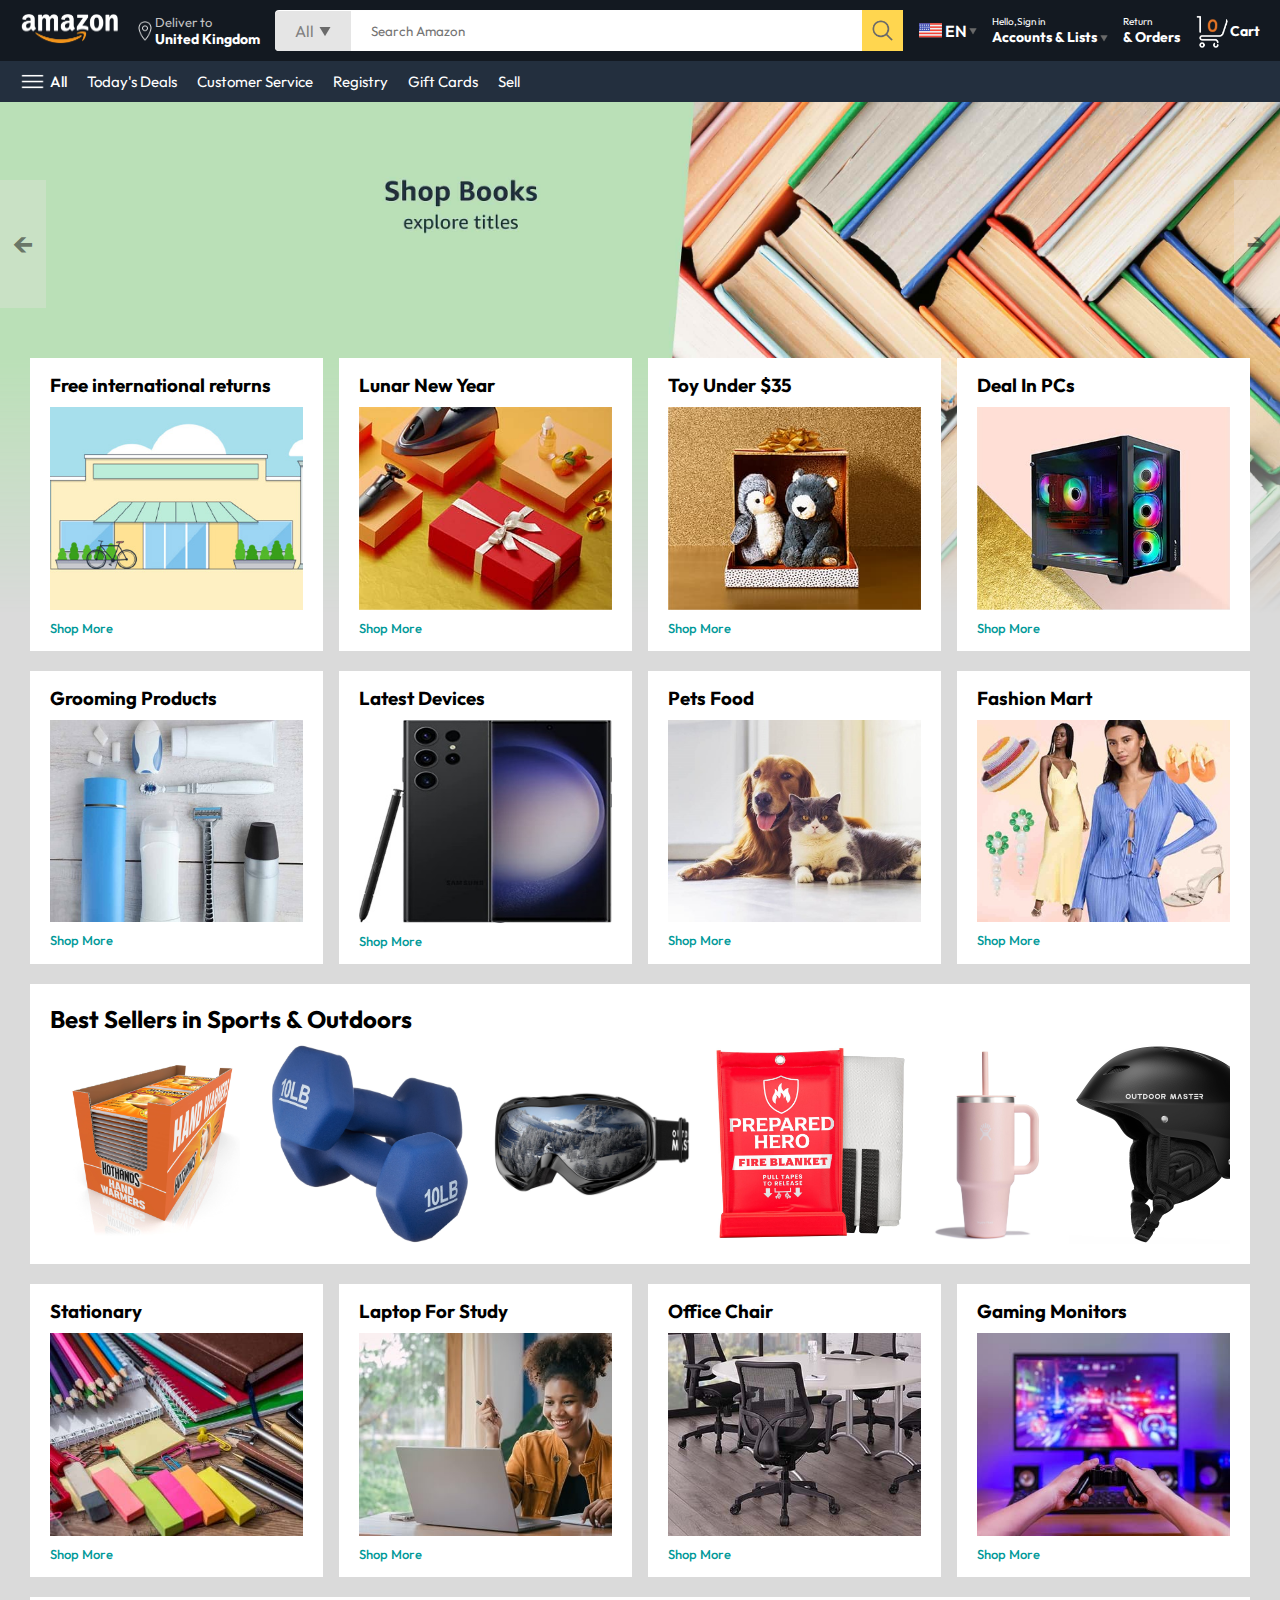
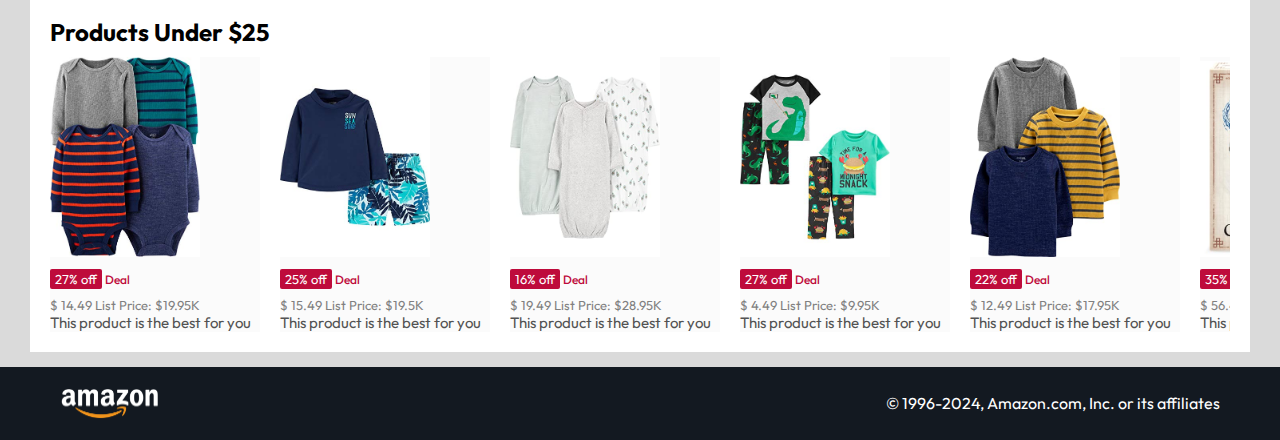
<file: Amazon Clone/index.html>
<!DOCTYPE html>
<html lang="en">
<head>
    <link rel="stylesheet" href="/Amazon Clone/style.css">
    <meta charset="UTF-8">
    <meta name="viewport" content="width=device-width, initial-scale=1.0">
    <title>Amazon Clone</title>
</head>
<body>
    <nav>
        <a href="/">
            <img src="/Amazon Clone/assets/amazon_logo.png" width="100px">
        </a>
        <div class="nav-country">
            <img src="/Amazon Clone/assets/location_icon.png" height="20px">
            <div>
                <p>Deliver to</p>
                <h1>United Kingdom</h1>
            </div>
        </div>
        <div class="nav-search">
            <div class="nav-search-category">
                <p>All</p>
                <img src="/Amazon Clone/assets/dropdown_icon.png" height="12" alt="">
            </div>
            <input type="text" class="nav-search-input" placeholder="Search Amazon">
            <img src="/Amazon Clone/assets/search_icon.png" class="nav_search-icon">
        </div>
        <div class="nav-language">
            <img src="/Amazon Clone/assets/us_flag.png" width="25px" alt="">
            <p>EN</p>
            <img src="/Amazon Clone/assets/dropdown_icon.png" width="8px" alt="">
        </div>
        <div class="nav-text">
            <p>Hello,Sign in</p>
            <h1>Accounts & Lists <img src="/Amazon Clone/assets/dropdown_icon.png" width="8px"></h1>
        </div> 
        <div class="nav-text">
            <p>Return</p>
            <h1>& Orders</h1>
        </div> 
        <a href="" class="nav-cart">
            <img src="/Amazon Clone/assets/cart_icon.png" width="35px">
            <h4>Cart</h4>
        </a>
    </nav>

    <div class="nav-bottom">
        <div>
            <img src="/Amazon Clone/assets/menu_icon.png" width="25px">
            <p>All</p>
        </div>
        <p>Today's Deals</p>
        <p>Customer Service</p>
        <p>Registry</p>
        <p>Gift Cards</p>
        <p>Sell</p>
    </div>

    <div class="header-slider">
        <a href="#" class="control-prev">&#8592;</a>
        <a href="#" class="control-next">&#8594;</a>
        <ul>
            <img src="/Amazon Clone/assets/header1.jpg" class="header-img">
            <img src="/Amazon Clone/assets/header2.jpg" class="header-img">
            <img src="/Amazon Clone/assets/header3.jpg" class="header-img">
            <img src="/Amazon Clone/assets/header4.jpg" class="header-img">
            <img src="/Amazon Clone/assets/header5.jpg" class="header-img">
            <img src="/Amazon Clone/assets/header6.jpg" class="header-img">
        </ul>
    </div>

    <div class="box-row header-box">
        <div class="box-col">
            <h3>Free international returns</h3>
            <img src="/Amazon Clone/assets/box1-1.jpg" alt="">
            <a href="/">Shop More </a>
        </div>
        <div class="box-col">
            <h3>Lunar New Year</h3>
            <img src="/Amazon Clone/assets/box1-2.jpg" alt="">
            <a href="/">Shop More </a>
        </div>
        <div class="box-col">
            <h3>Toy Under $35</h3>
            <img src="/Amazon Clone/assets/box1-3.jpg" alt="">
            <a href="/">Shop More </a>
        </div>
        <div class="box-col">
            <h3>Deal In PCs</h3>
            <img src="/Amazon Clone/assets/box1-4.jpg" alt="">
            <a href="/">Shop More </a>
        </div>
    </div>

    <div class="box-row">
        <div class="box-col">
            <h3>Grooming Products</h3>
            <img src="/Amazon Clone/assets/box2-1.jpg" alt="">
            <a href="/">Shop More </a>
        </div>
        <div class="box-col">
            <h3>Latest Devices</h3>
            <img src="/Amazon Clone/assets/box2-2.jpg" alt="">
            <a href="/">Shop More </a>
        </div>
        <div class="box-col">
            <h3>Pets Food</h3>
            <img src="/Amazon Clone/assets/box2-3.jpg" alt="">
            <a href="/">Shop More </a>
        </div>
        <div class="box-col">
            <h3>Fashion Mart</h3>
            <img src="/Amazon Clone/assets/box2-4.jpg" alt="">
            <a href="/">Shop More </a>
        </div>
    </div>

    <div class="product-slider">
        <h2>Best Sellers in Sports & Outdoors</h2>
        <div class="products">
            <img src="/Amazon Clone/assets/product1-1.jpg">
            <img src="/Amazon Clone/assets/product1-2.jpg">
            <img src="/Amazon Clone/assets/product1-3.jpg">
            <img src="/Amazon Clone/assets/product1-4.jpg">
            <img src="/Amazon Clone/assets/product1-5.jpg">
            <img src="/Amazon Clone/assets/product1-6.jpg">
            <img src="/Amazon Clone/assets/product1-7.jpg">
            <img src="/Amazon Clone/assets/product1-8.jpg">
            <img src="/Amazon Clone/assets/product1-9.jpg">
            <img src="/Amazon Clone/assets/product1-10.jpg">
        </div>
    </div>

    <div class="box-row">
        <div class="box-col">
            <h3>Stationary</h3>
            <img src="/Amazon Clone/assets/box3-1.jpg" alt="">
            <a href="/">Shop More </a>
        </div>
        <div class="box-col">
            <h3>Laptop For Study</h3>
            <img src="/Amazon Clone/assets/box3-2.jpg" alt="">
            <a href="/">Shop More </a>
        </div>
        <div class="box-col">
            <h3>Office Chair</h3>
            <img src="/Amazon Clone/assets/box3-3.jpg" alt="">
            <a href="/">Shop More </a>
        </div>
        <div class="box-col">
            <h3>Gaming Monitors</h3>
            <img src="/Amazon Clone/assets/box3-4.jpg" alt="">
            <a href="/">Shop More </a>
        </div>
    </div>

    <div class="product-slider-with-slide">
        <h2>Products Under $25</h2>
        <div class="products">
            <div class="product-card">
                <div class="product-img-container">
                    <img src="/Amazon Clone/assets/product2-1.jpg">
                </div>
                <div class="product-offer">
                    <p>27% off</p> <span>Deal</span>
                </div>
                <p class="product-price">$ <span>14.49</span> List Price: $19.95K</p>
                <h4>This product is the best for you</h4>
            </div>
            <div class="product-card">
                <div class="product-img-container">
                    <img src="/Amazon Clone/assets/product2-2.jpg">
                </div>
                <div class="product-offer">
                    <p>25% off</p> <span>Deal</span>
                </div>
                <p class="product-price">$ <span>15.49</span> List Price: $19.5K</p>
                <h4>This product is the best for you</h4>
            </div>
            <div class="product-card">
                <div class="product-img-container">
                    <img src="/Amazon Clone/assets/product2-3.jpg">
                </div>
                <div class="product-offer">
                    <p>16% off</p> <span>Deal</span>
                </div>
                <p class="product-price">$ <span>19.49</span> List Price: $28.95K</p>
                <h4>This product is the best for you</h4>
            </div>
            <div class="product-card">
                <div class="product-img-container">
                    <img src="/Amazon Clone/assets/product2-4.jpg">
                </div>
                <div class="product-offer">
                    <p>27% off</p> <span>Deal</span>
                </div>
                <p class="product-price">$ <span>4.49</span> List Price: $9.95K</p>
                <h4>This product is the best for you</h4>
            </div>
            <div class="product-card">
                <div class="product-img-container">
                    <img src="/Amazon Clone/assets/product2-5.jpg">
                </div>
                <div class="product-offer">
                    <p>22% off</p> <span>Deal</span>
                </div>
                <p class="product-price">$ <span>12.49</span> List Price: $17.95K</p>
                <h4>This product is the best for you</h4>
            </div>
            <div class="product-card">
                <div class="product-img-container">
                    <img src="/Amazon Clone/assets/product2-6.jpg">
                </div>
                <div class="product-offer">
                    <p>35% off</p> <span>Deal</span>
                </div>
                <p class="product-price">$ <span>56.49</span> List Price: $78.95K</p>
                <h4>This product is the best for you</h4>
            </div>
            <div class="product-card">
                <div class="product-img-container">
                    <img src="/Amazon Clone/assets/product2-7.jpg">
                </div>
                <div class="product-offer">
                    <p>12% off</p> <span>Deal</span>
                </div>
                <p class="product-price">$ <span>4.49</span> List Price: $19.95K</p>
                <h4>This product is the best for you</h4>
            </div>
            <div class="product-card">
                <div class="product-img-container">
                    <img src="/Amazon Clone/assets/product2-8.jpg">
                </div>
                <div class="product-offer">
                    <p>30% off</p> <span>Deal</span>
                </div>
                <p class="product-price">$ <span>34.49</span> List Price: $56.95K</p>
                <h4>This product is the best for you</h4>
            </div>
            <div class="product-card">
                <div class="product-img-container">
                    <img src="/Amazon Clone/assets/product2-9.jpg">
                </div>
                <div class="product-offer">
                    <p>45% off</p> <span>Deal</span>
                </div>
                <p class="product-price">$ <span>18.49</span> List Price: $25.95K</p>
                <h4>This product is the best for you</h4>
            </div>
            <div class="product-card">
                <div class="product-img-container">
                    <img src="/Amazon Clone/assets/product2-10.jpg">
                </div>
                <div class="product-offer">
                    <p>26% off</p> <span>Deal</span>
                </div>
                <p class="product-price">$ <span>15.49</span> List Price: $20.95K</p>
                <h4>This product is the best for you</h4>
            </div>
        </div>
    </div>
    <footer>
        <img src="/Amazon Clone/assets/amazon_logo.png" width="100">
        <p> © 1996-2024, Amazon.com, Inc. or its affiliates</p>
    </footer>
    <script src="/Amazon Clone/script.js"></script>
</body>
</html>
</file>
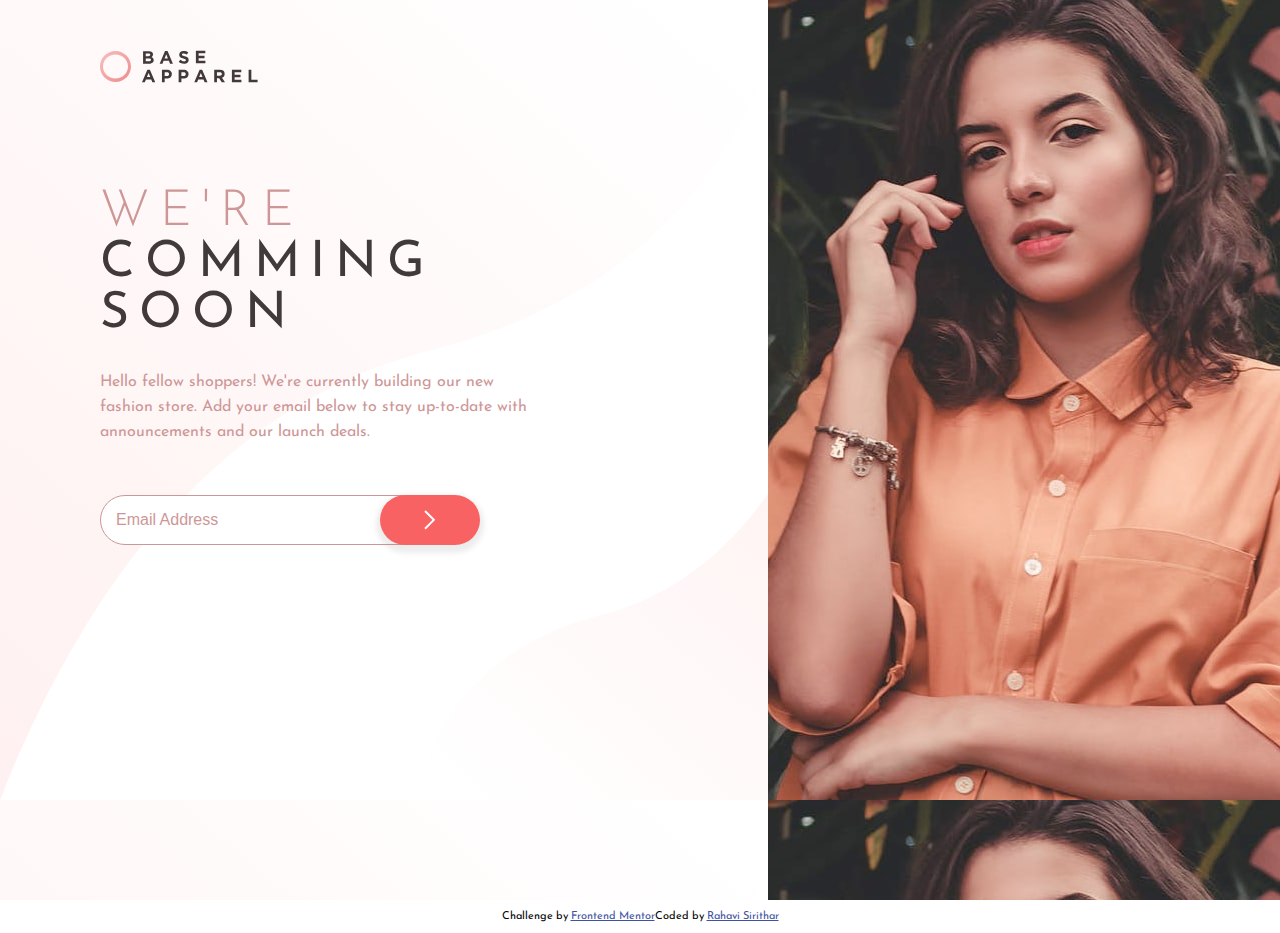
<file: base-apparel-coming-soon-master/index.html>
<!DOCTYPE html>
<html lang="en">
<head>
    <meta charset="UTF-8">
    <meta name="viewport" content="width=device-width, initial-scale=1.0"> 
    <link rel="icon" type="image/png" sizes="32x32" href="./images/favicon-32x32.png">
    <title>Frontend Mentor | Base Apparel coming soon page</title>
    <link rel="stylesheet" href="/base-apparel-coming-soon-master/Style.css">
</head>
<body>
  <div class="wrapper">
    <div class="container">

      <div class="container-content">

        <div class="logo">
          <img src="/base-apparel-coming-soon-master/images/logo.svg">
        </div>
        <div class="coming-soon">
          <p><span class="we-are">WE'RE</span> <br> COMMING <br>SOON</p>
        </div>
        <div class="welcome-msg">
          <p>Hello fellow shoppers! We're currently building our new <br> fashion store. 
          Add your email below to stay up-to-date with <br> announcements and our launch deals.</p>
        </div>
        <div class="form">
          <input type="email" required placeholder="Email Address">
          <div class="img">
            <img src="/base-apparel-coming-soon-master/images/icon-arrow.svg">
          </div>
        </div>

      </div>
      
      <div class="container-backround">
        <!-- <img src="/base-apparel-coming-soon-master/images/hero-desktop.jpg"> -->
      </div>

    </div>
  </div>
  
  <footer>
    <p class="attribution">
      Challenge by <a href="https://www.frontendmentor.io?ref=challenge" target="_blank">Frontend Mentor</a>Coded by <a href="#">Rahavi Sirithar</a>
    </p>
  </footer>
</body>
</html>
</file>
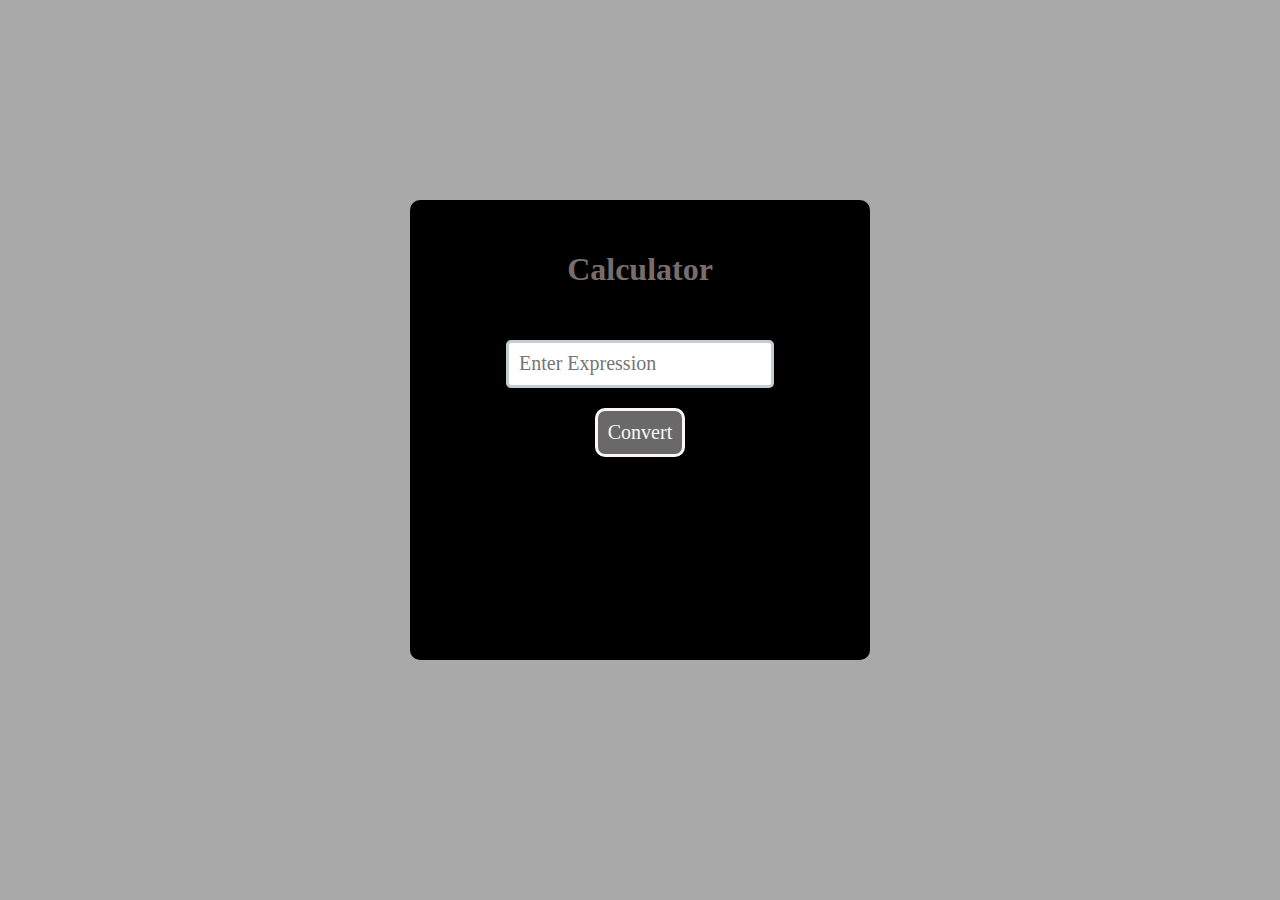
<file: Calculator/index.html>
<!DOCTYPE html>
<html lang="en">
<head>
    <link rel="stylesheet" href="/Calculator/style.css">
    <meta charset="UTF-8">
    <meta name="viewport" content="width=device-width, initial-scale=1.0">
    <title>Calculator</title>
</head>
<body>
    <div class="wrapper">
        <h1>Calculator</h1>
        <div class="inputdiv"><input type="text" id="input" placeholder="Enter Expression"></div>
        <div><button type="submit">Convert</button></div>
    </div>
    <script src="/Calculator/script.js">

    </script>
</body>
</html>
</file>
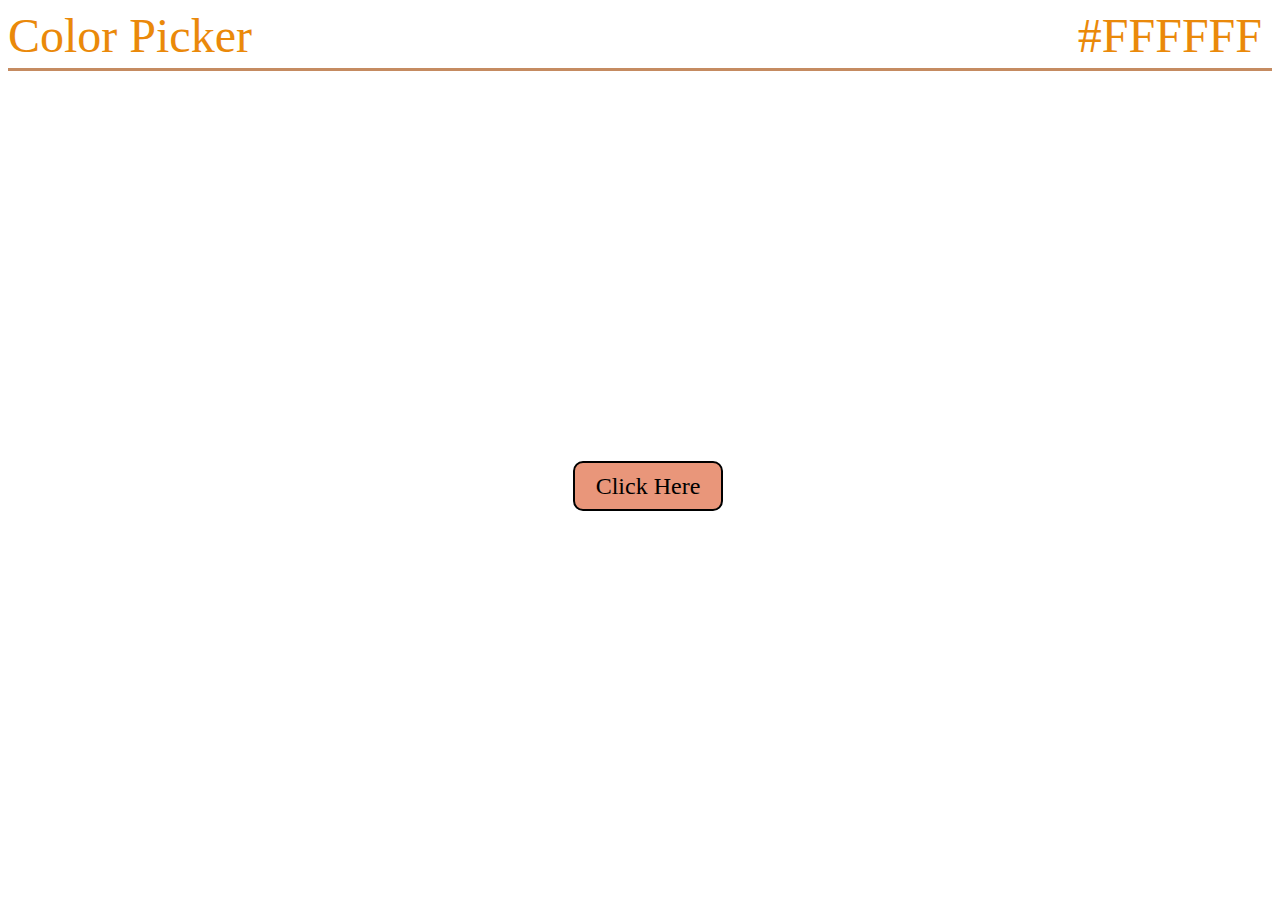
<file: ColorPicker/index.html>
<!DOCTYPE html>
<html lang="en">
<head>
    <link rel="stylesheet" href="/ColorPicker/style.css">
    <meta charset="UTF-8">
    <meta name="viewport" content="width=device-width, initial-scale=1.0">
    <title>Color Picker</title>
</head>
<body>
    <div id="picker"> Color Picker
        <span id="value">#FFFFFF</span>
    </div>
    <div class="container">
        <div class="wrapper">
            <button id="click">Click Here</button>
        </div>
    </div>
    <script src="/ColorPicker/script.js"></script>
</body>
</html>
</file>
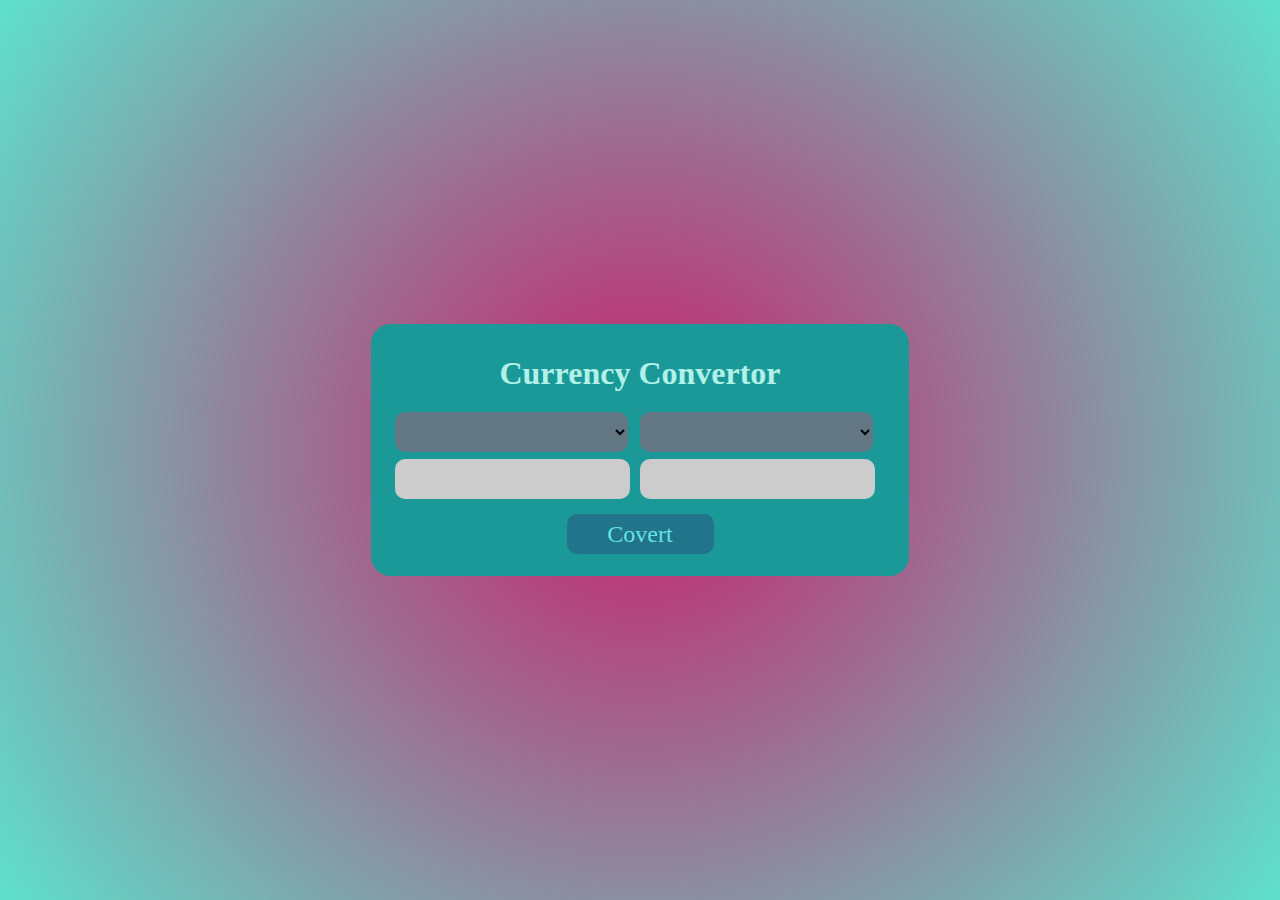
<file: CurrecyConvertor/index.html>
<!DOCTYPE html>
<html lang="en">
<head>
    <link rel="stylesheet" href="/CurrecyConvertor/style.css">
    <meta charset="UTF-8">
    <meta name="viewport" content="width=device-width, initial-scale=1.0">
    <title>Currency Convertor</title>
</head>
<body>
    <div class="container">
        <h1>Currency Convertor</h1>
        <div class="box">
            <div class="leftbox">
                <select name="currency" id="currency">

                </select>
                <input type="number" id="input">
            </div>
            <div class="rightbox">
                <select name="currency" id="currency">

                </select>
                <input type="number" id="result">
            </div>
        </div>
        <div class="btn">
            <button id = "btn" type="button">Covert</button>
        </div>
    </div> 
    <script src="/CurrecyConvertor/script.js"></script>
</body>
</html>
</file>
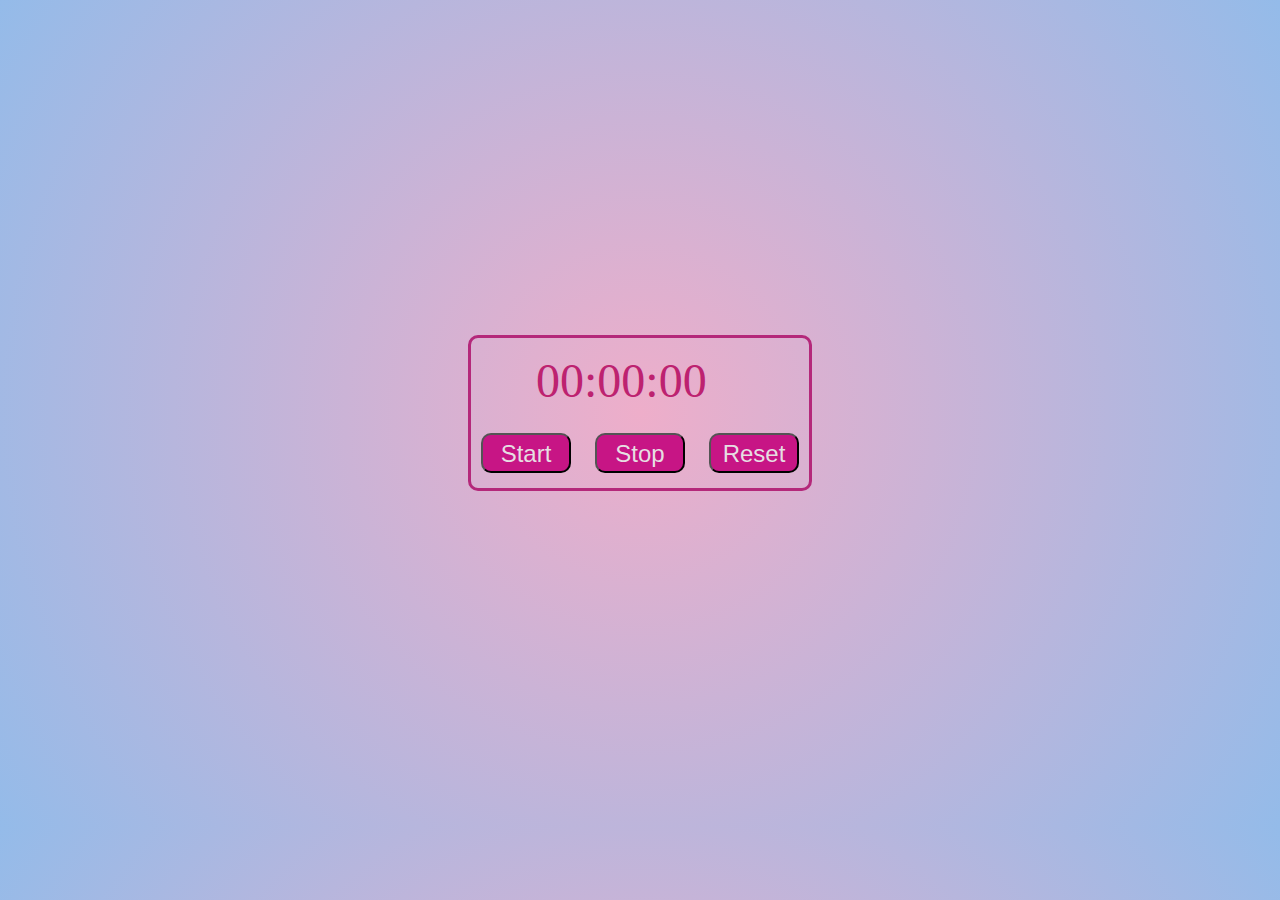
<file: StopWatch/index.html>
<!DOCTYPE html>
<html lang="en">
<head>
    <link rel="stylesheet" href="/StopWatch/style.css">
    <meta charset="UTF-8">
    <meta name="viewport" content="width=device-width, initial-scale=1.0">
    <title>Stop Watch</title>
</head>
<body>
    <div class="container">
        <div id="wrapper">
            <div id="stopwatch">00:00:00</div>
            <div class="buttons">
                <button id="start">Start</button>
                <button id="stop">Stop</button>
                <button id="reset">Reset</button>
            </div>
        </div>
    </div>
    <script src="/StopWatch/script.js"></script>
</body>
</html>
</file>
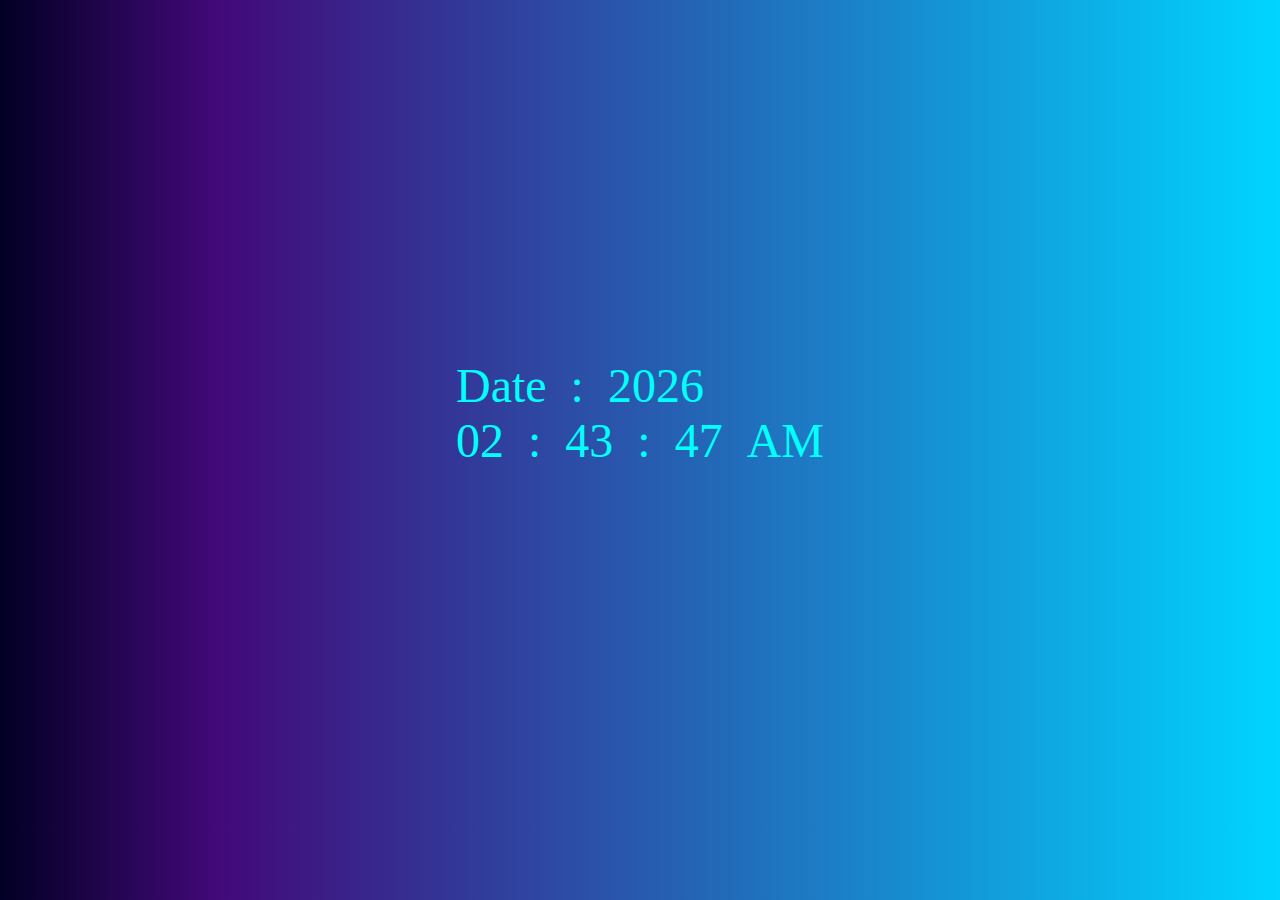
<file: Timer/index.html>
<!DOCTYPE html>
<html lang="en">
<head>
    <link rel="stylesheet" href="/Timer/style.css">
    <meta charset="UTF-8">
    <meta name="viewport" content="width=device-width, initial-scale=1.0">
    <title>Timer</title>
</head>
<body>
    <div class="container">
        <div id="wrapper">
            <span id="Date">Date</span>
            <span id="dot">:</span>
            <span id="date"></span>
            <div></div>
            <span id="hr">00</span>
            <span id="dot">:</span>
            <span id="min">00</span>
            <span id="dot">:</span>
            <span id="sec">00</span>
            <span id="ampm"> AM</span>
        </div>
    </div>
    <script src="/Timer/script.js"></script>
</body>
</html>
</file>
<file: Amazon Clone/style.css>
@import url('https://fonts.googleapis.com/css2?family=Outfit:wght@100..900&display=swap');

*{
    padding: 0;
    margin: 0;
    box-sizing: border-box;
    font-family:"Outfit", sans-serif ;
}
body{
    background-color: #dadada;
}
a{
    text-decoration: none;
    color: inherit;
}
nav{
    display: flex;
    align-items: center;
    justify-content: space-between;
    background: #131921; 
    padding: 10px 20px;
    color: #fff;
}

/*  */
.nav-country{
    display: flex;
    align-items: center;
    /* justify-content: center; */
    margin-left:15px;
    font-size: 13px;
    color: #c4c4c4;
}
.nav-country h1{
    color: #fff; 
    font-size: 14px;
}

/*  */
.nav-search{
    flex: 1;
    display: flex;
    align-items: center;
    background:#fff;
    color: gray;
    max-width: 1000px;
    border-radius: 4px;
    margin-left: 15px;
}
.nav-search-category{
    display: flex;
    align-items: center;
    padding: 10px 20px;
    gap: 5px;
    background:#e5e5e5;
    border-radius: 4px 0 0 4px;
}
.nav-search-input{
    border: none;
    outline: none;
    padding-left: 20px;
    width: 100%;
}
.nav_search-icon{
    max-width: 41px; 
    padding: 8px;
    background: #ffd64f; 
    border: 0 4px 4px 0;
}

/*  */
.nav-language{
    display: flex;
    align-items: center;
    margin-left: 15px;
    gap: 2px;
    font-weight:600;

}

/*  */
.nav-text{
    margin-left: 15px;
}
.nav-text p{
    font-size: 10px;
}
.nav-text h1{
    font-size:14px ;
}

/*  */
.nav-cart{
    display: flex;
    align-items: center;
    margin-left: 15px;
}
.nav-cart h4{
    font-size: 14px;
}

/*  */
.nav-bottom{
    display: flex;
    align-items:center;
    gap: 20px;
    padding: 8px 20px;
    background: #232f3e;
    color: #fff;
    font-size: 15px;
}
.nav-bottom div{
    display: flex;
    align-items:center;
    gap: 5px;
    font-weight: 500;
}

/*  */
.header-slider ul{
    display: flex;
    overflow-y: hidden;
    /* To make pictures horizontally */
}
.header-img{
    width: 100%;
    mask-image: linear-gradient(to bottom, #000000 50%, transparent 100%);
}
.header-slider a{
    position:absolute;
    top: 20%;
    z-index:1;
    padding: 5vh 1vw;
    background: #ebe6e64f;
    color: #0000007b;
    text-decoration: none;
    font-weight: 600;
    font-size: 30px;
    cursor: pointer;
}
.control-next{
    right: 0;
}

/*  */
.box-row{
    display: flex;
    justify-content: space-between;
    flex-wrap: wrap;
    row-gap: 20px;
    margin: 20px 30px;
}
.box-col{
    display: flex;
    flex-direction: column;
    gap: 10px;
    padding: 15px 20px; 
    background: #fff; 
    max-width:24%;
    min-width: 200px;
    z-index: 1;
}
.box-col a{
    font-size: 13px;
    color: #009999;
    font-weight: 500;
}
.header-box{
    margin-top: -20vw;
}

/*  */
.product-slider{
    background: #fff;
    margin: 0 30px;
    padding: 20px;
    margin-bottom: 15px;
}
.products{
    display: flex;
    overflow-x:auto;
    gap:20px;
    margin-top: 10px;
}
.products img{
    max-width: 200px;
    max-height: 200px;
}
.products::-webkit-scrollbar{
    display: none;
}

/*  */
.product-slider-with-slide{
    background: #fff;
    margin: 0 30px; 
    padding: 20px;
    margin-bottom: 15px;
}
.product-card{
    display: flex;
    flex-direction: column; 
    justify-content: end; 
    min-width: 210px;
    background: #fbfbfb;
}
.product-offer p{
    background: #be0b3b;
    color: #fff;
    display: inline-block;
    padding: 2px 5px;
    border-radius: 2px; 
    margin: 8px 0; 
    font-size: 13px;
}
.product-offer span{
    color: #be0b3b; 
    font-weight: 500; 
    font-size:12px;
}
.product-price{
    color: grey;
    font-size: 13px;
}
.product-card h4{
    color: #525252; 
    font-size: 15px; 
    font-weight: 400;
}

/*  */
footer{
    display: flex;
    justify-content: space-between;
    align-items: center;
    color: #fff;
    background: #131921; padding: 20px 60px;
}
</file>
<file: base-apparel-coming-soon-master/Style.css>
@import url('https://fonts.googleapis.com/css2?family=Josefin+Sans:ital,wght@0,100..700;1,100..700&display=swap');

body{
    padding: 0;
    margin: 0;
    Font-size: 16px;
    font-family: "Josefin Sans";
    background-color:Linear, 135deg, from hsl(0, 0%, 100%), to hsl(0, 100%, 98%) no-repeat center center;
}
.container{
    display: flex;
}
.container-content{
    background-image: url(/base-apparel-coming-soon-master/images/bg-pattern-desktop.svg);
    width: 100%;
    height: 100vh;
    flex-basis: 60%;
}
.container-backround{
    background-image: url(/base-apparel-coming-soon-master/images/hero-desktop.jpg);
    flex-basis: 40%;
}
.container-backround img{
    width: 100%;
    height: 100vh;
}

/*  */
.logo{
    margin-top: 50px;
    margin-left: 100px;
}
.coming-soon{
    margin-left: 100px;
    margin-top: 100px;
    letter-spacing: 10px;
    font-size: 50px;
    font-family: "Josefin Sans", sans-serif;
    font-optical-sizing: auto;
    font-weight: 400;
    font-style: normal;
    color: hsl(0, 6%, 24%);
}
.coming-soon span{
    color: hsl(0, 36%, 70%);
    font-weight: 300;
}
.welcome-msg{
    margin-left: 100px;
    margin-top: -20px;
    color: hsl(0, 36%, 70%);
    line-height: 25px;
}
.form{
    margin-left: 100px;
    margin-top: 50px;
    display: flex;
}
.form input{
    border: 1px solid hsl(0, 36%, 70%);
    border-radius: 50px;
    padding: 15px;
    width: 300px;
    font-size: 16px;
}
input::placeholder{
    color:hsl(0, 36%, 70%) ;
}
.form .img{
    background-color: hsl(0, 93%, 68%);
    width: 100px;
    border-radius:50px 50px;
    cursor: pointer;
    margin-left: -52px;
    display: flex;
    align-items: center;
    justify-content: center;
    box-shadow: 0 4px 5px 4px rgba(138, 137, 137, 0.15);
}
.attribution { 
    font-size: 11px; 
    text-align: center; 
}
    
.attribution a { 
    color: hsl(228, 45%, 44%); 
}
</file>
<file: Calculator/style.css>
body{
    background-color: darkgrey;
    margin: 0;
}
.wrapper h1,.wrapper div{
    display: flex;
    align-items: center;
    justify-content: center;
}
.wrapper{
    padding: 30px;
    margin: 200px auto;
    background-color: black;
    width: 400px;
    height: 400px;
    border-radius: 10px;
}
h1{
    font-family: Georgia, 'Times New Roman', Times, serif;
    font-size: 2rem;
    color:rgb(120, 109, 109);
}
#input{
    font-size: 20px;
    font-family: Georgia, 'Times New Roman', Times, serif;
    border-radius: 5px;
    border: 3px solid rgb(195, 206, 210);
    padding-left: 10px;
    margin-top: 30px;
    width: 250px;
    height: 2em;
}
button{
    font-size: 20px;
    font-family: Georgia, 'Times New Roman', Times, serif;
    color: rgb(253, 246, 246);
    border-radius: 10px;
    border: 3px solid;
    padding: 10px;
    background-color: dimgrey;
    margin-top: 20px;
}
#output{
    font-size: 20px;
    font-family: Georgia, 'Times New Roman', Times, serif;
    color: rgb(253, 246, 246);
    margin-top: 20px;
}
</file>
<file: ColorPicker/style.css>
#picker{
    color: rgb(234, 137, 10);
    font-family: serif;
    font-size: 3rem;
    padding-bottom: 5px;
    border-bottom: 3px solid rgb(197, 139, 97);
}
#value{
    float: right;
    margin-right: 10px;
}
.container{
    display: flex;
    align-items: center;
    justify-content: center;
    height:90vh;
    width:100vw;
    padding-top: 10px;
}
button{
    border: 2px solid black;
    border-radius: 10px;
    background-color: darksalmon;
    height: 50px;
    width: 150px;
    font-size: 1.5em;
    font-family:serif ;
    cursor:pointer;
}
</file>
<file: CurrecyConvertor/style.css>
body{
    font-family: fantasy;
    background: rgb(201,30,105);
    background: radial-gradient(circle, rgba(201,30,105,1) 0%, rgba(90,224,201,0.9766281512605042) 100%);
    display: flex;
    align-items: center;
    justify-content: center;
    box-sizing: border-box;
    height: 100vh;
    margin: 0;
    padding: 0;  
}
.container{
    background-color: rgb(27, 153, 153);
    padding: 10px 24px;
    border-radius: 20px;
    width: 490px;
}
h1{
    color:#b1f1e8;
    text-align: center;
    margin-bottom: 0.5em;
}
.container .box{
    width: 100%;
    display: flex;
}
.box div{
    width: 100%;
}
select{
    width: 95%;
    height: 40px;
    font-size: 1.2em;
    cursor: pointer;
    background-color:rgb(98, 118, 131);
    outline: none;
    color: black;
    margin: 0.2em 0;
    padding: 0 1em;
    border-radius: 10px;
    border: none;
}  
input{
    width: 83%;
    height: 40px;
    font-size: 1em;
    margin: 0.2em 0;
    border-radius: 10px;
    border: none;
    background: #cccccc;
    outline: none;
    padding: 0 1em;
}
.btn{
    display:flex;
    justify-content: right;
    align-items: center;
}
  
button{
    width: 30%;
    height: 40px;
    background-color:#21748a;
    color: #67e2e4;
    border-radius: 10px;
    border: none;
    cursor: pointer;
    font-size: 1.5em;
    margin: 0.5em auto;
    font-family: fantasy;
}
</file>
<file: StopWatch/style.css>
body{
    font-family: Georgia, 'Times New Roman', Times, serif;
    background: rgb(238,174,202);
    background: radial-gradient(circle, rgba(238,174,202,1) 0%, rgba(148,187,233,1) 100%);
}
.container{
    display: flex;
    align-items: center;
    justify-content: center;
    width: 100%;
    height: 90vh;
}
#wrapper{
    padding: 10px auto;
    height: 150px;
    border: 3px solid rgb(180, 40, 122);
    border-radius: 10px;
}
#stopwatch{
    margin-left: 50px;
    font-size: 3rem;
    padding: 15px;
    color:rgb(189, 34, 112);
}
button{
    width: 90px;
    height: 40px;
    font-family:'Gill Sans', 'Gill Sans MT', Calibri, 'Trebuchet MS', sans-serif;
    font-size:1.5rem;
    padding: 5px;
    margin: 10px;
    background-color:mediumvioletred;
    color: rgb(230, 222, 226);
    border-radius: 10px;
    cursor: pointer;
}
</file>
<file: Timer/style.css>
body{
    font-family: Georgia, 'Times New Roman', Times, serif;
    background: rgb(2,0,36);
    background: linear-gradient(90deg, rgba(2,0,36,1) 0%, rgba(66,9,121,1) 17%, rgba(0,212,255,1) 100%);
}
.container{
    display: flex;
    align-items: center;
    justify-content: center;
    width: 100%;
    height: 90vh;
}
span{
    font-size: 3rem;
    padding: 10px;
    color:rgb(0, 255, 255);
}
</file>
